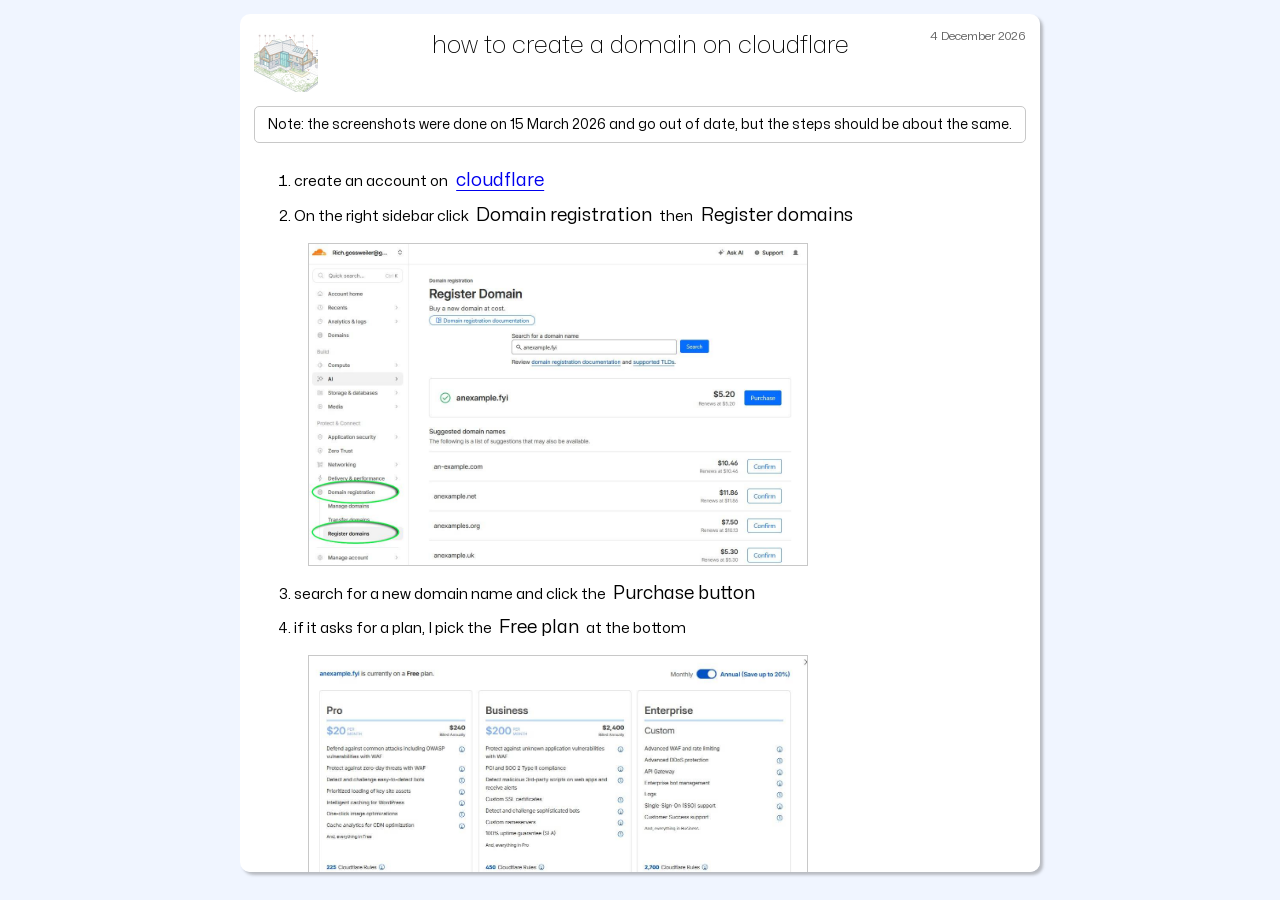
<file: public/index.html>
<!DOCTYPE html> <!-- index.html -->
<html lang="en">
<head>
<!--_______________________
 / \                       \
|   |                      |
 \_ |                      |
    |    How to create     |
    |    a domain name     |     HowToCreateADomain
    |    on cloudflare     |
    |                      |
    | _____________________|__
    |  \                      \
    |  /                      /
    \_/_____________________ /
-->
  <meta charset="utf-8" />
  <meta name="viewport" content="width=device-width, initial-scale=1"/>
  <title>howToCreateADomain</title>
  <meta name="description"                  content="how to create a domain on cloudflare"/>
  <meta name="mobile-web-app-capable"       content="yes" />
  <meta name="apple-mobile-web-app-capable" content="yes" />
  <meta name="msapplication-tap-highlight"  content="no"  />
  <meta name="description"                  content="how to create a domain on cloudflare"/>
  <meta name="theme-color"                  content="#EFF4FF"/>
  <meta property="og:title"                 content="howToCreateADomain"/>
  <meta property="og:description"           content=""how to create a domain on cloudflare"/>
  <meta property="og:image"                 content="./assets/images/logo.png"/>
  <meta property="og:url"                   content="www.howToCreateADomain.com"/>

  <link rel="apple-touch-icon" href="./assets/images/logo.png"/>
  <link rel="icon"             href="./assets/images/logo.png"/>
  <link rel="stylesheet"       href="./assets/fonts/monaSans/monaSans.css"/>
  <link rel="stylesheet"       href="./modules/default/reset.css"/>
  <link rel="stylesheet"       href="./modules/color/color.css"/>
  <link rel="stylesheet"       href="./modules/default/default.css"/>
  <link rel="stylesheet"       href="./index.css"/>
  <script type="module"        src="./modules/default/main.js"></script>
</head>

<body>
  <div class="middle">
  <div class="titleContainer">
    <div class="titleLeft">
      <img class="titleImg" src="./assets/images/logo.png" alt="logo" />
    </div>
    <div class="titleMiddle">
      <div class="titleText">how to create a domain on cloudflare</div>
    </div>
    <div class="titleRight">
      <div class="titleDate"></div>
    </div>
  </div> <!-- titleContainer -->

  <div class=whiteBox>
    Note: the screenshots were done on 15 March 2026 and go out
    of date, but the steps should be about the same.
  </div>
  <br>

  <ol>
    <li>create an account on
      <a href="www.cloudflare.com" class=emp>cloudflare</a>
    </li>

    <li>On the right sidebar click
      <div class=emp>Domain registration</div>
      then <div class=emp>Register domains</div>
      <div>
        <a class="noA" href="./assets/images/01purchaseDomainName.jpg">
          <img class=aImg src="./assets/images/01purchaseDomainName.jpg"/>
        </a>
      </div>
    </li>
    <li>search for a new domain name and click the
      <div class=emp>Purchase button</div>
    </li>
    <li>if it asks for a plan, I pick the
      <div class=emp>Free plan</div> at the bottom
      <div>
        <a class="noA" href="./assets/images/02freePlan.jpg">
          <img class=aImg src="./assets/images/02freePlan.jpg"/>
        </a>
      </div>
    </li>

    <li>fill out the registration information and click the purchase
      button at the bottom
      <div>
        <a class="noA" href="./assets/images/03completeRegistration.jpg">
          <img class=aImg src="./assets/images/03completeRegistration.jpg"/>
        </a>
      </div>
      <div>
        <a class="noA" href="./assets/images/03acompletePurchase.jpg">
          <img class=aImg src="./assets/images/03acompletePurchase.jpg"/>
        </a>
      </div>
    </li>
  </ol>
  <br>
  You have a domain name, congrats!
  <br><br><br>

  But you may want to do the following too:
  <ul>
    <li>I do <b>not</b> click on the <div class=emp>Prevent bots</div>
    button as I suspect it adds an annoying cloudflare "are you a
    human" checkbox to your site. Not sure and you might want it.
      <div>
        <a class="noA" href="./assets/images/04preventBotsButton.jpg">
          <img class=aImg src="./assets/images/04preventBotsButton.jpg"/>
        </a>
      </div>
    </li>

    <li>click on the <div class=emp>configuration tab</div></li>
    <li>enable <div class=emp>DNSSEC</div>
      <div>
        <a class="noA" href="./assets/images/05manageDomains.jpg">
          <img class=aImg src="./assets/images/05manageDomains.jpg"/>
        </a>
      </div>
    </li>
    <li>on the right sidebar click <div class=emp>Domains</div>,
        then find your new domain from the list and click the three
        dot menu and select <div class=emp>Configure DNS</div>
      <div>
        <a class="noA" href="./assets/images/06domainManagement.jpg">
          <img class=aImg src="./assets/images/06domainManagement.jpg"/>
        </a>
      </div>
    </li>

    <li>click on the link <div class=emp>"set up restrictive SPF..."</div>
      to prevent email spoofing
      <div>
        <a class="noA" href="./assets/images/07preventEmailSpoofing.jpg">
          <img class=aImg src="./assets/images/07preventEmailSpoofing.jpg"/>
        </a>
      </div>
      </li>
    <li>on the right sidebar click on <div class=emp>manage domains</div>
      and <div class=emp>your new domain</div>
    </li>
    <li>click on the <div class=emp>Submit</div> button to add the records</li>
    <li>on the right, click on the <div class=emp>Back to Domains</div>
  </ul>

  You can view and manage your DNS records by...
  <ul>
    <li>on the right sidebar click on <div class=emp>Domains</div></li>
    <li>click on <div class=emp>your new domain</div>
      <br>this overview page has several links to explore
    </li>
    <li>to see your DNS recods click on the link that says
      <div class=emp>Go to DNS</div></li>
  </ul>
  <br>

  That should be a good start. I have a page on
  <a href="medley.place/webServers/howToCreateAWebSite/index.html">
    how to create a website</a> that can use this new domain name.
  <br><br>

  </div> <!-- middle -->
</body>
</html>
</file>
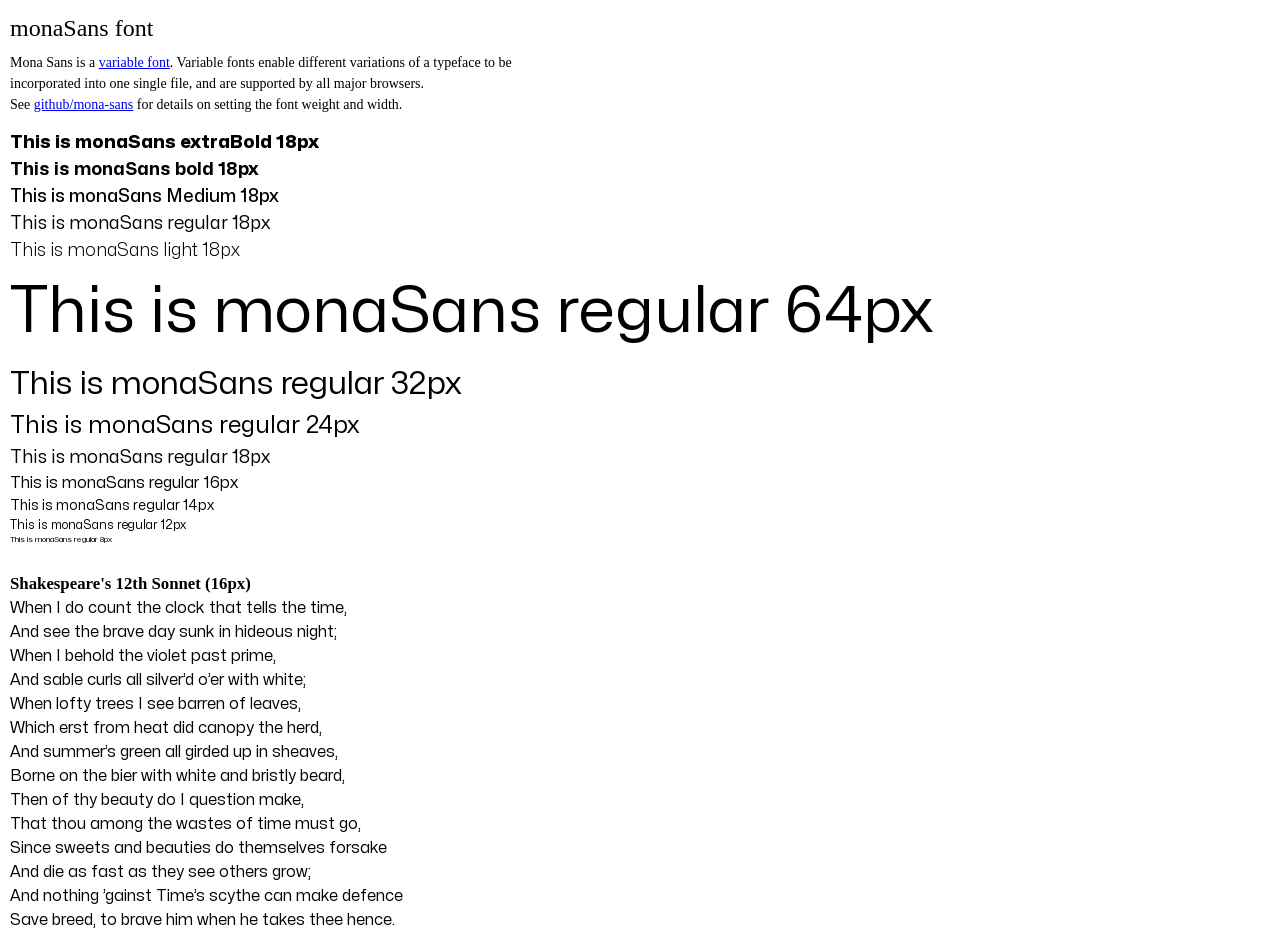
<file: public/assets/fonts/monaSans/monaSansFont.html>
<!doctype html> <!-- monaSansFont.html -->
<html lang="en"><head>
<title>monaSans font</title>
<meta name="viewport" content="width=device-width, user-scalable=no">
<meta name="mobile-web-app-capable" content="yes">
<meta name="apple-mobile-web-app-capable" content="yes">

<link rel=stylesheet href="./monaSans.css"/>
<style>
/* ---------- css reset bgn ---------- */
*, *::before, *::after {box-sizing:border-box;margin:0;}
html, body {height:100%;-moz-text-size-adjust:none;
            -webkit-text-size-adjust:none;text-size-adjust:none;}
body {font-family:arial;line-height:1.5;
      -webkit-font-smoothing:antialiased;text-rendering:optimizelegibility;}
img, picture, video, canvas, svg {display:block;max-width:100%;}
input, button, textarea, select {font:inherit;}
p, h1, h2, h3, h4, h5, h6 {overflow-wrap:break-word;}
/* ---------- css reset end ---------- */

body          { font-family: times; font-size: 14px; padding: 10px; }
.title        { font-size: 24px; }
.subTitle     { color:grey;font-size:14px;font-style:italic;margin-bottom:20px;}
.sectionTitle { font-size: 1.2em; font-weight: bold; margin-top: 1.5em; }
.description  { margin-bottom: 1em; margin-top: -1em; max-width: 40em; }

.font64       { font-size: 64px; }
.font32       { font-size: 32px; }
.font24       { font-size: 24px; }
.font18       { font-size: 18px; }
.font16       { font-size: 16px; }
.font14       { font-size: 14px; }
.font12       { font-size: 12px; }
.font08       { font-size:  8px; }

.monaSansExtraBold { font-family: monaSansExtraBold; }
.monaSansBold      { font-family: monaSansBold; }
.monaSansMedium    { font-family: monaSansMedium; }
.monaSans          { font-family: monaSans; }
.monaSansLight     { font-family: monaSansLight; }

</style>
</head><body>

<div class=title>monaSans font</div>
<div class=subTitle></div>
<div class=description>
Mona Sans is a
<a href="https://web.dev/variable-fonts/">variable font</a>.
Variable fonts enable different variations of a typeface to be
incorporated into one single file, and are supported by all major
browsers.
<br>
See <a href="https://github.com/github/mona-sans">github/mona-sans</a>
for details on setting the font weight and width.
</div>


<div class=font18>
  <div class=monaSansExtraBold>This is monaSans extraBold 18px</div>
  <div class=monaSansBold>This is monaSans bold 18px</div>
  <div class=monaSansMedium>This is monaSans Medium 18px</div>
  <div class=monaSans>This is monaSans regular 18px</div>
  <div class=monaSansLight>This is monaSans light 18px</div>
</div>

<div class=monaSans>
  <div class=font64>This is monaSans regular 64px</div>
  <div class=font32>This is monaSans regular 32px</div>
  <div class=font24>This is monaSans regular 24px</div>
  <div class=font18>This is monaSans regular 18px</div>
  <div class=font16>This is monaSans regular 16px</div>
  <div class=font14>This is monaSans regular 14px</div>
  <div class=font12>This is monaSans regular 12px</div>
  <div class=font08>This is monaSans regular  8px</div>
</div>

<div class=sectionTitle>Shakespeare's 12th Sonnet (16px)</div>

<div class="monaSans font16">
When I do count the clock that tells the time,<br>
And see the brave day sunk in hideous night;<br>
When I behold the violet past prime,<br>
And sable curls all silver’d o’er with white;<br>
When lofty trees I see barren of leaves,<br>
Which erst from heat did canopy the herd,<br>
And summer’s green all girded up in sheaves,<br>
Borne on the bier with white and bristly beard,<br>
Then of thy beauty do I question make,<br>
That thou among the wastes of time must go,<br>
Since sweets and beauties do themselves forsake<br>
And die as fast as they see others grow;<br>
And nothing ’gainst Time’s scythe can make defence<br>
Save breed, to brave him when he takes thee hence.<br>
</div>

</body></html>
</file>
<file: public/assets/fonts/monaSans/monaSans.css>
/** monaSans.css **/

@font-face {
  font-family: 'monaSansExtraBold';
  font-style: normal;
  font-weight: 800;
  font-width: 100;
  src: url('./Mona-Sans.woff2') format('woff2 supports variations'),
       url('./Mona-Sans.woff2') format('woff2-variations');
}

@font-face {
  font-family: 'monaSansBold';
  font-style: normal;
  font-weight: 700;
  font-width: 100;
  src: url('./Mona-Sans.woff2') format('woff2 supports variations'),
       url('./Mona-Sans.woff2') format('woff2-variations');
}

@font-face {
  font-family: 'monaSansMedium';
  font-style: normal;
  font-weight: 500;
  font-width: 100;
  src: url('./Mona-Sans.woff2') format('woff2 supports variations'),
       url('./Mona-Sans.woff2') format('woff2-variations');
}

@font-face {
  font-family: 'monaSans';
  font-style: normal;
  font-weight: 400;
  font-width: 100;
  src: url('./Mona-Sans.woff2') format('woff2 supports variations'),
       url('./Mona-Sans.woff2') format('woff2-variations');
}

@font-face {
  font-family: 'monaSansLight';
  font-style: normal;
  font-weight: 300;
  font-width: 100;
  src: url('./Mona-Sans.woff2') format('woff2 supports variations'),
       url('./Mona-Sans.woff2') format('woff2-variations');
}

@font-face {
  font-family: 'monaSansExtraLight';
  font-style: normal;
  font-weight: 200;
  font-width: 100;
  src: url('./Mona-Sans.woff2') format('woff2 supports variations'),
       url('./Mona-Sans.woff2') format('woff2-variations');
}
</file>
<file: public/modules/color/color.css>
/** color.css **/

:root {
  --white:                 rgb(255, 255, 255);
  --black:                 rgb(  0,   0,   0);
  --almostBlack:           rgb( 25,  25,  25);
  --almostWhite:           rgb(250, 250, 250);

  --grey250:               rgb(250, 250, 250);
  --grey240:               rgb(240, 240, 240);
  --grey230:               rgb(230, 230, 230);
  --grey220:               rgb(220, 220, 220);
  --grey210:               rgb(210, 210, 210);
  --grey200:               rgb(200, 200, 200);
  --grey190:               rgb(190, 190, 190);
  --grey180:               rgb(180, 180, 180);
  --grey170:               rgb(170, 170, 170);
  --grey160:               rgb(160, 160, 160);
  --grey150:               rgb(150, 150, 150);
  --grey140:               rgb(140, 140, 140);
  --grey130:               rgb(130, 130, 130);
  --grey120:               rgb(120, 120, 120);
  --grey110:               rgb(110, 110, 110);
  --grey100:               rgb(100, 100, 100);
  --grey90:                rgb( 90,  90,  90);
  --grey80:                rgb( 80,  80,  80);
  --grey70:                rgb( 70,  70,  70);
  --grey60:                rgb( 60,  60,  60);
  --grey50:                rgb( 50,  50,  50);
  --grey40:                rgb( 40,  40,  40);
  --grey30:                rgb( 30,  30,  30);
  --grey20:                rgb( 20,  20,  20);

  --extraLightBlue:        rgb(240, 245, 255);
  --lightBlue:             rgb(155, 195, 255);
  --blue:                  rgb(  0,  90, 255);
  --mediumBlue:            rgb( 35,  60, 245);
  --darkBlue:              rgb(  0,   0, 225);
  --extraDarkBlue:         rgb(  0,  35, 130);

  --blue1:                 rgb(110, 160, 255);
  --blue2:                 rgb( 75, 130, 220);
  --blue3:                 rgb( 50, 100, 200);

  --steelBlue:             rgb( 10, 100, 190);
  --blueGreen:             rgb(  0, 175, 225);

  --extraExtraLightGreen:  rgb(240, 255, 240);
  --extraLightGreen:       rgb(200, 250, 200);
  --lightGreen:            rgb( 50, 190,  80);
  --green:                 rgb( 45, 145,  65);
  --mediumGreen:           rgb(  0, 100,   0);
  --darkGreen:             rgb(  0,  60,   0);

  --orange:                rgb(255, 110,   0);
  --darkOrange:            rgb(220, 110,   0);

  --extraLightPurple:      rgb(245, 230, 255);
  --lightPurple:           rgb(170, 115, 220);
  --purple:                rgb(125,   0, 255);
  --mediumPurple:          rgb(100,   0, 200);
  --darkPurple:            rgb( 70,   0, 140);

  --purple1:               rgb(210, 165, 255);
  --purple2:               rgb(130,  70, 180);

  --inactiveBgColor:       rgb(230, 230, 230);
  --inactiveFgColor:       rgb(150, 150, 150);

  --borderColor:           var(--grey200);
  --border:                solid 1px var(--borderColor);
  --borderRadius:          5px;
  --borderTransparent:     solid 1px transparent;

  --boxShadow:             3px 3px 3px rgba(100, 100, 100, 0.4);
  --boxShadowHover:        7px 7px 5px rgba(100, 100, 100, 0.4);
  --boxShadowNoAlpha:      3px 3px 3px var(--grey200);
  --boxShadowBottom:       0px 3px 3px rgba(100, 100, 100, 0.4);
  --boxShadowTransparent:  3px 3px 3px transparent;

  --textWhiteShadowColor: rgba(250, 250, 250, 0.75);
  --textWhiteShadow:
      5px  5px 5px var(--textWhiteShadowColor),
      5px -5px 5px var(--textWhiteShadowColor),
     -5px -5px 5px var(--textWhiteShadowColor),
     -5px  5px 5px var(--textWhiteShadowColor);

  --textBlackShadowColor: rgba(50, 50, 50, 0.75);
  --textBlackShadow:
      5px  5px 5px var(--textBlackShadowColor),
      5px -5px 5px var(--textBlackShadowColor),
     -5px -5px 5px var(--textBlackShadowColor),
     -5px  5px 5px var(--textBlackShadowColor);

  --shadowColorLow: 0deg 0% 0%;
  --shadowColor: 0deg 0% 74%;
  --shadowLow:
    0.6px 0.7px 0.8px hsl(var(--shadowColorLow) / 0.11),
    0.9px 0.9px 1.1px -2px hsl(var(--shadowColorLow) / 0.08),
    2.1px 2.3px 2.8px -4.1px hsl(var(--shadowColorLow) / 0.05);
  --shadowMedium:
    0.6px 0.7px 0.8px hsl(var(--shadowColor) / 0.39),
    1.3px 1.4px 1.7px -1.3px hsl(var(--shadowColor) / 0.32),
    3.9px 4.2px 5.1px -2.7px hsl(var(--shadowColor) / 0.24),
    10.7px 11.5px 14px -4.1px hsl(var(--shadowColor) / 0.17);
  --shadowHigh:
    0.6px 0.7px 0.8px hsl(var(--shadowColor) / 0.36),
    1.5px 1.6px 2px -0.6px hsl(var(--shadowColor) / 0.33),
    2.9px 3.1px 3.8px -1.2px hsl(var(--shadowColor) / 0.29),
    5.5px 5.9px 7.2px -1.7px hsl(var(--shadowColor) / 0.26),
    10px 10.8px 13.1px -2.3px hsl(var(--shadowColor) / 0.22),
    17.4px 18.7px 22.8px -2.9px hsl(var(--shadowColor) / 0.19),
    28.1px 30.3px 36.9px -3.5px hsl(var(--shadowColor) / 0.16),
    43.1px 46.4px 56.5px -4.1px hsl(var(--shadowColor) / 0.12);
}
</file>
<file: public/modules/default/default.css>
/** default.css **/

@keyframes fadeUpAnim   {0% {opacity: 0;} 100% {opacity: 1;}}
@keyframes fadeDownAnim {0% {opacity: 1;} 100% {opacity: 0;}}
@keyframes focusAnim    {0% {filter:blur(10px);} 100% {filter:blur(0px);}}

:root {
  --fgColor:               black;
  --accentColor:           var(--steelBlue);

  --fontFamily:            monaSans;
  --fontFamilyLight:       monaSansLight;
  --fontFamilyExtraLight:  monaSansExtraLight;

  --fontSize:              15px;
  --fontSizeSmall:         0.9rem;
  --fontSizeVerySmall:     0.8rem;

  --border:                solid 1px var(--grey200);
  --borderTransparent:     solid 1px transparent;
  --borderRadius:          5px;
  --bigBorderRadius:       10px;

  --grey250:               rgb(250, 250, 250);
  --grey220:               rgb(220, 220, 220);
  --grey200:               rgb(200, 200, 200);
  --grey150:               rgb(150, 150, 150);

  --extraExtraLightGreen:  rgb(240, 255, 240);
  --extraLightGreen:       rgb(200, 250, 200);
  --lightGreen:            rgb( 50, 190,  80);
  --green:                 rgb( 45, 145,  65);
  --mediumGreen:           rgb(  0, 100,   0);
  --darkGreen:             rgb(  0,  60,   0);

  --extraLightBlue:        rgb(240, 245, 255);
  --lightBlue:             rgb(155, 195, 255);
  --blue:                  rgb(  0,  90, 255);
  --blue1:                 rgb(110, 160, 255);
  --blue2:                 rgb( 75, 130, 220);
  --blue3:                 rgb( 50, 100, 200);
  --mediumBlue:            rgb( 35,  60, 245);
  --mediumBlue2:           rgb( 25,  85, 133);
  --darkBlue:              rgb(  0,   0, 225);
  --extraDarkBlue:         rgb(  0,  35, 130);

  --steelBlue:             rgb( 10, 100, 190);
  --blueGreen:             rgb(  0, 175, 225);

  --orange:                rgb(250, 150,   0);
  --lightOrange:           rgb(250, 200, 100);
  --extraLightOrange:      rgb(255, 235, 200);

  --darkYellow:            rgb(235, 235,  35);
  --lightYellow:           rgb(255, 255, 130);

  --boxShadow:             3px 3px 3px rgba(100, 100, 100, 0.4);
  --boxShadowHover:        7px 7px 5px rgba(100, 100, 100, 0.4);
  --boxShadowTransparent:  3px 3px 3px transparent;

  --textShadow:             3px 3px 3px rgba(100, 100, 100, 0.4);
  --textShadowHover:        7px 7px 5px rgba(100, 100, 100, 0.4);
  --textShadowTransparent:  3px 3px 3px transparent;
}

html {
  accent-color: var(--accentColor);
  background-color: var(--extraLightBlue);
  color: var(--fgColor);
  font-size: var(--fontSize);
  height: 100%;
  margin: 0;
  min-height: 100%;
  min-width: 100%;
  padding: 0;
  width: 100%;
}

body {
  -webkit-text-size-adjust: none;
  align-items: center;
  animation: fadeUpAnim 0.5s ease-in-out 0.25s forwards;
  background-color: transparent;
  display: flex;
  flex-direction: column;
  font-family: var(--fontFamily);
  font-size: var(--fontSize);
  height: 100%;
  min-height: 100%;
  min-width: 100%;
  opacity: 0;
  overflow: auto;
  text-size-adjust: none;
}

/* anchor */
a {
  border: solid 1px transparent;
  border-radius: 0;
  cursor: pointer;
  padding: 2px;
  text-decoration: underline;
  text-underline-offset: 0.25rem;
  transition-duration: 0.25s;
  transition-property: border, box-shadow;
  transition-timing-function: ease-in-out;
  width: fit-content;
}

a:hover {
  border-radius: 3px;
  border: solid 1px blue;
  box-shadow: 3px 3px 3px rgba(100, 100, 100, 0.5);
  text-decoration: none;
}

.aNoDecoration {
  border-radius: 0;
  border: none;
  margin: 0;
  padding: 0;
  text-decoration: none;
}

.aNoDecoration:hover {
  box-shadow: none;
}

/* for <a> links that point to a function rather than an href */
.underline {
  text-decoration: underline;
}

h1 {
  font-family: var(--fontFamilyExtraLight);
  font-weight: 600;
  margin-top: 0rem;
}

h2 {
  font-family: var(--fontFamilyLight);
  font-weight: 400;
  margin-top: 2rem;
}

h3 {
  font-family: var(--fontFamilyExtraLight);
  font-size: 1.15rem;
  font-weight: 600;
  margin-bottom: 0;
  margin-top: 1rem;
}

h4 {
  font-family: var(--fontFamilyLight);
  font-size: 1rem;
  font-weight: 600;
  margin-bottom: 0;
  margin-top: 1rem;
}

pre {
  display: inline-block;
}

table {
  border-radius: var(--borderRadius);
  border-spacing: 0; /*table can't use border-collapse border-radius together*/
  border: var(--border);
}

td, th {
  border: none;
  padding: 0.25rem 1rem 0.25rem 1rem;
  text-align: left;
  vertical-align: top;
}

tr {border-collapse: collapse;}
tr:nth-child(even) {background-color: rgb(240, 240, 240);}

ul {margin-top: 0.5rem;}

.blueBox, .whiteBox {
  border-radius: var(--borderRadius);
  display: block;
  font-size: var(--fontSizeSmall);
  padding: 1rem;
  width: fit-content;
}

.blueBox {
  background: var(--extraLightBlue);
  border: solid 1px var(--mediumBlue);
}

.whiteBox {
  background: white;
  border: var(--border);
}

.codeBox, .resultsBox {
  background: var(--grey250);
  border-radius: var(--borderRadius);
  border: var(--border);
  display: block;
  font-family: Courier New, monospace;
  font-size: 0.9rem;
  overflow: auto;
  padding: 0 1rem 0 1rem;
  unicode-bidi: embed;
  white-space: pre;
  width: 100%;
}

.resultsBox {
  background: white;
  border: none;
  padding: 0 1rem 0 0;
}

.middle {
  background: white;
  border-radius: var(--bigBorderRadius);
  box-shadow: var(--boxShadow);
  height: 100%;
  margin: 1rem 0 2rem 0;
  max-width: 800px;
  overflow: auto;
  padding: 1rem;
  /*
  scroll-padding-top: 1em;
  scrollbar-gutter: stable both-edges;
  */
  width: 100%;
}

.frostedGlass {
  backdrop-filter: blur(10px);
  background-color: rgb(255 255 255 / 10%);
}

/* used on the landing page */
.bigTitle {
  align-items: center;
  display: flex;
  flex-direction: column;
  font-family: var(--fontFamilyExtraLight);
  font-size: 3rem;
  gap: 0.5rem;
  justify-content: flex-start;
  margin: 1rem 0 3rem 0;
  text-align: center;
  width: 100%;
}

.title {
  font-family: var(--fontFamilyLight);
  font-size: 1.75rem;
}

/* used on the landing page */
.bigLogoImg {
  aspect-ratio: 1/1;
  height: 100px;
}

.titleContainer {
  align-items: flex-start;
  display: flex;
  flex-direction: row;
  justify-content: space-between;
  padding: 1rem;
  width: 100%;
}

.titleLeft {
  display: flex;
  flex-grow: 0;
  gap: 1rem;
  min-width: 140px;
}

.titleMiddle {
  align-items: center;
  display:flex;
  flex-direction: row;
  flex-grow: 1;
  font-family: var(--fontFamilyLight);
  font-size: min(2.5rem, 4vw);
  font-weight: 400;
  gap: 1rem;
  justify-content: center;
  text-align: center;
  width: 100%;
}

.titleRight {
  display: flex;
  flex-grow: 0;
  justify-content: flex-end;
  min-width: 140px;
}

.titleLogo {
  height: 3rem;
  transition-duration: 0.25s;
  transition-property: filter;
  transition-timing-function: ease-in-out;
}

.titleLogo:hover {
  filter: drop-shadow(3px 3px 2px rgb(150, 150, 150));
}

.titleText {
  font-family: var(--fontFamilyExtraLight);
  font-size: min(2.5rem, 6vw);
  line-height: min(2.5rem, 6vw);
}

.subTitle {
  font-family: var(--fontFamilyLight);
  font-size: min(1rem, 1vw);
  line-height: min(1.5rem, 1.5vw);
}

.titleDate {
  color: var(--grey100);
  font-size: 0.85rem;
  text-align: right;
}

.titleQuoteNarrow,  /* shown on narrow devices */
.titleQuoteWide {  /* shown on wide devices */
  font-family: var(--fontFamily);
  font-size: var(--fontSizeVerySmall);
  margin-top: -0.25rem;
}

.titleQuoteNarrow {display: none;} /* don't show on narrow devices */


.centeredQuote {
  color: rgb(110, 110, 110);
  font-size: 1.25rem;
  margin: 1rem 0 1rem 0;
  text-align: center;
}

.version {
  display: inline-block;
  font-size: var(--fontSizeSmall);
}

.highlight {
  background: yellow;
  color: black;
  display: inline-block;
  font-weight: bold;
  padding: 0 5px 0 5px;
}

.noPad {padding: 0;}

.smallFont {font-size: 0.85rem;}

button, .button, .bigBlueButton {
  background-color: var(--steelBlue);
  border-radius: var(--borderRadius);
  border: none;
  box-shadow: var(--boxShadow);
  color: white;
  flex-grow: 0;
  flex-shrink: 0;
  padding: 5px;
  text-decoration: none;
  transition-duration: 0.25s;
  transition-property: background, box-shadow;
  transition-timing-function: ease-in-out;
  user-select: none;
}

.bigBlueButton {
  background-color: var(--steelBlue);
  border-radius: 10px;
  font-size: 1.2rem;
  padding: 10px;
}

button:hover, .button:hover, .bigBlueButton:hover {
  background-color: var(--blue);
  box-shadow: var(--boxShadowHover);
}

.buttonDisabled {
  background-color: #cccccc !important;
  border: 1px solid #999999 !important;
  box-shadow: none  !important;
  color: #666666  !important;
  pointer-events: none  !important;
  user-select: none  !important;
}

.smallNote {
  font-size: 0.9rem;
  margin-top: 0.25rem;
}

.itemListH,
.itemListV {
  display: flex;
  flex-direction: row;
  flex-wrap: wrap;
//  gap: 0.5rem;
  justify-content: space-between;
}

.itemListV {
  flex-direction: column;
}

.itemContainer,
.itemContainerCentered {
  border-radius: var(--borderRadius);
  border: var(--borderTransparent);
  color: black;
  display: flex;
  column-gap: 0.5rem;
  padding: 0.5rem;
  text-decoration: none;
  transition-duration: 0.25s;
  transition-property: border, box-shadow;
  transition-timing-function: ease-in-out;
}

.itemContainerCentered {align-items: center;}

.itemContainerCentered:hover,
.itemContainer:hover {
  border: var(--border);
  box-shadow: var(--boxShadow);
}

.itemImageNB,
.itemImage {
  border-radius: var(--borderRadius);
  border: var(--border);
  flex-grow: 0;
  flex-shrink: 0;
  height: 64px;
  width: 64px;
}

.itemImageNB {border: none;}

.iconImage16,
.iconImage24,
.iconImage32 {
  align-self: center;
  border-radius: 3px;
  flex-grow: 0;
  flex-shrink: 0;
  height: 32px;
  margin-bottom: -3px;
  margin-top: 3px;
}

.iconImage16 {height: 16px;}
.iconImage24 {height: 24px;}

.itemDescription {}

/* detect narrow */
@media screen and (max-width: 600px) {
  .titleQuoteNarrow {display: block;}
  .titleQuoteWide   {display: none;}
}

/* detect phone */
@media screen and (any-pointer: coarse) and (max-width: 900px) {
  .frostedGlass { /* backdrop-filter does not work on phone */
    backdrop-filter: none;
    background-color: rgba(255, 255, 255, 0.65);
  }
}

/* detect phone in portrait */
@media screen and (any-pointer: coarse) and (orientation: portrait)
    and (max-width: 400px) {
  .bigTitle {font-size: 1.25rem;}
  .bigLogoImg {height: 64px;}
  .titleLeft, .titleRight {min-width: 60px;}
  .titleMiddle {font-size: 1.6rem;}
  .titleDate {font-size: 0.7rem;}
}

/* detect phone in landscape */
@media screen and (any-pointer: coarse) and (orientation: landscape)
    and (max-width: 900px) {
  .bigTitle {flex-direction: row; gap: 2rem;}
  .bigLogoImg {height: 64px;}
  body {
    padding-left:  max(1rem, env(safe-area-inset-left)); /* Apply safe area */
    padding-right: max(1rem, env(safe-area-inset-right));
  }
}
</file>
<file: public/index.css>
/** index.css **/
/*  _______________________
 / \                       \
|   |                      |
 \_ |                      |
    |    How to create     |
    |    a domain name     |     HowToCreateADomain
    |    on cloudflare     |
    |                      |
    | _____________________|__
    |  \                      \
    |  /                      /
    \_/_____________________ /
*/
html {
  font-size: 14px;
}

h3 {
  margin: 2rem 0 0.5rem 0;
}

li {
  margin-bottom: 0.5rem;
}

pre {
  background: rgb(250, 250, 250);
  border: solid 1px rgb(240, 240, 240);
  font-size: 0.85rem;
  padding: 1rem;
}

.whiteBox {
  width: 100%;
  text-align: center;
  font-size: 1rem;
  padding: 0.5rem;
}

.directoryBox {
  background: white;
  border: var(--border);
  margin-top: 2rem;
  display: flex;
  justify-content: center;
  padding: 0.5rem;
  font-size: 0.8rem;
}

.titleContainer {
  justify-content: flex-start;
  margin-bottom: 1rem;
  padding: 0;
}

.titleLeft {
}

.titleMiddle {
  display: block;
  line-height: 1.5rem;
}

.titleRight {
  text-align: right;
}

.titleImg {
  height: 64px;
  margin-right: 1rem;
}

.titleText {
  font-size: 1.8rem;
}

.box {
  border: solid 1px rgb(200, 200, 200);
}

.noA {
  border: none;
  margin: 0;
  padding: 0;
  text-decoration: none;
}

.noA:hover {
  border: none;
  margin: 0;
  padding: 0;
}

.aImg {
  border-radius: 0;
  border: solid 1px rgb(200, 200, 200);
  box-shadow: 3px 3px 3px transparent;
  margin: 1rem;
  padding: 0;
  transition-duration: 0.25s;
  transition-property: box-shadow;
  transition-timing-function: ease-in-out;
  width: 500px;
}

.aImg:hover {
  border: solid 1px rgb(200, 200, 200);
  box-shadow: 3px 3px 3px rgba(100, 100, 100, 0.5);
}

.emp {
  font-size: 1.3rem;
  display: inline-block;
  padding: 0px 0.3rem 0 0.3rem;
}


/* detect narrow */
@media screen and (max-width: 600px) {
  .titleImg {height: auto; width: 64px; }
}
</file>
